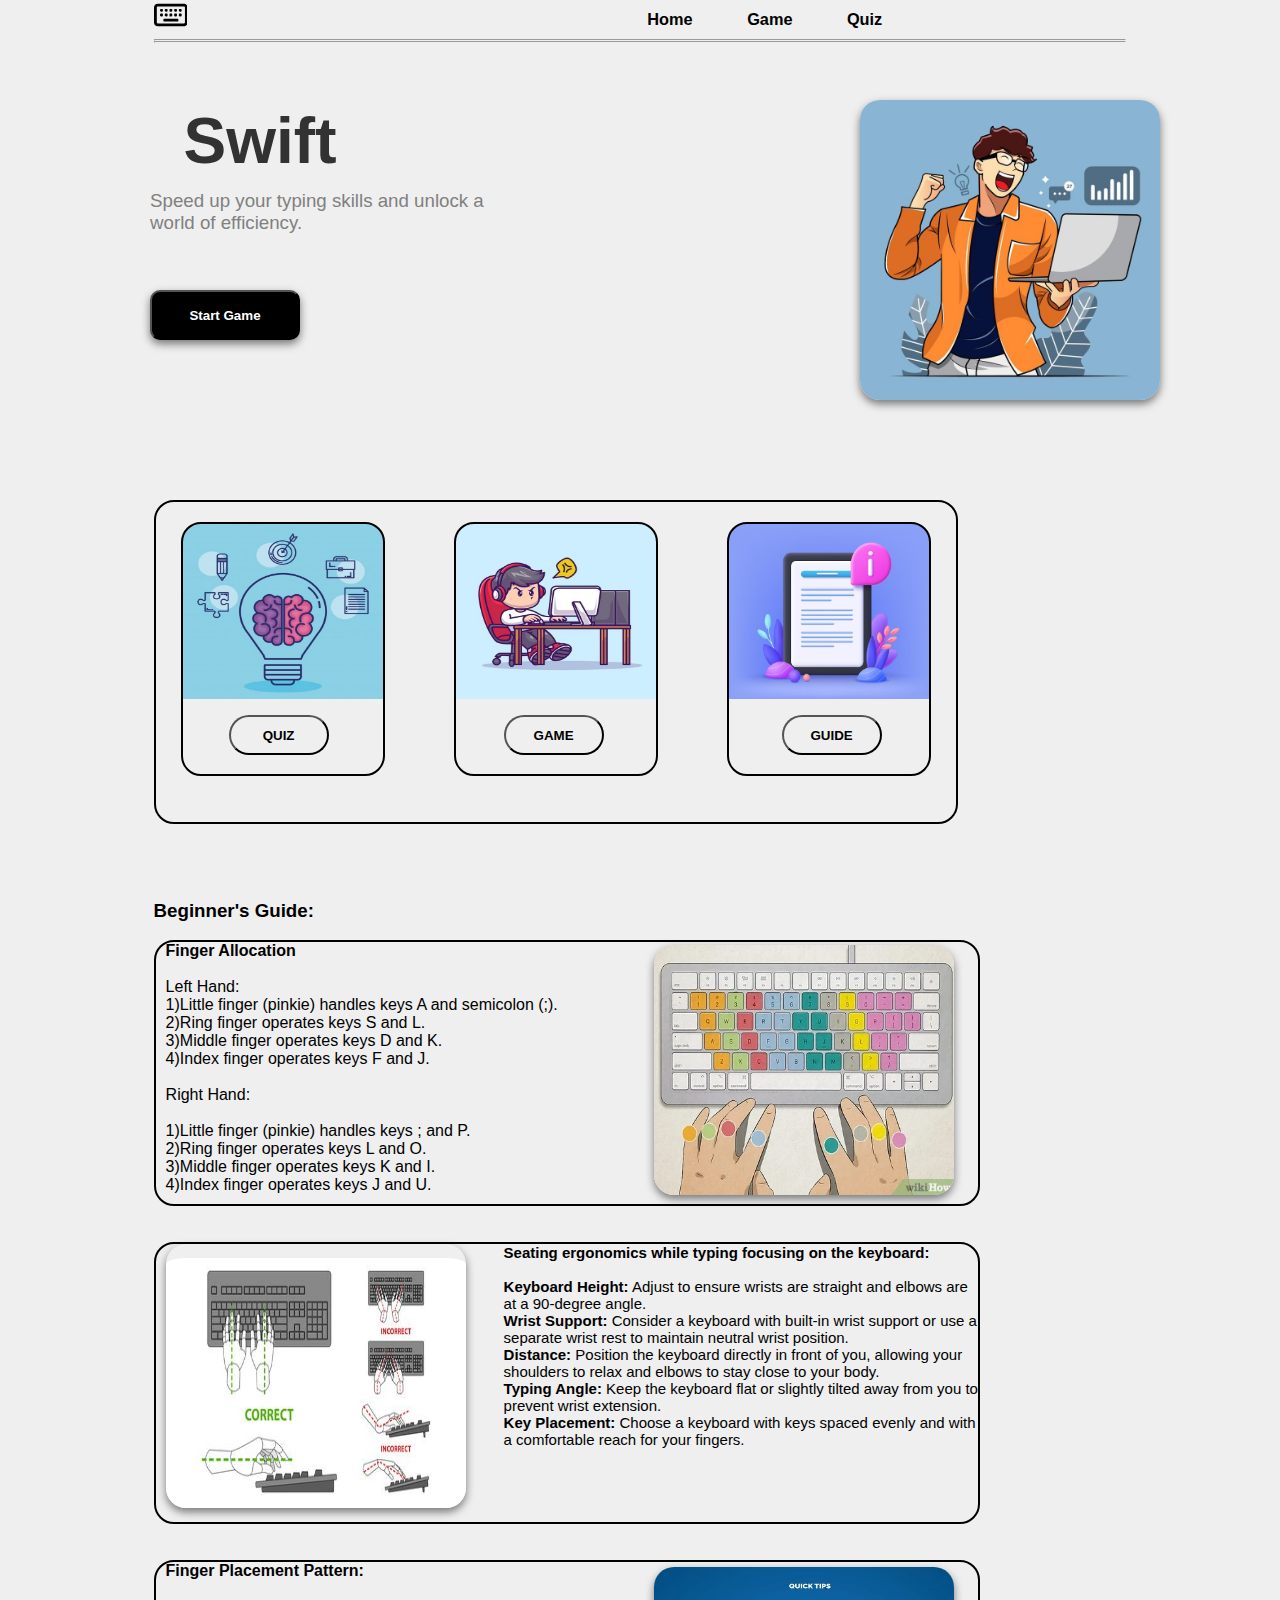
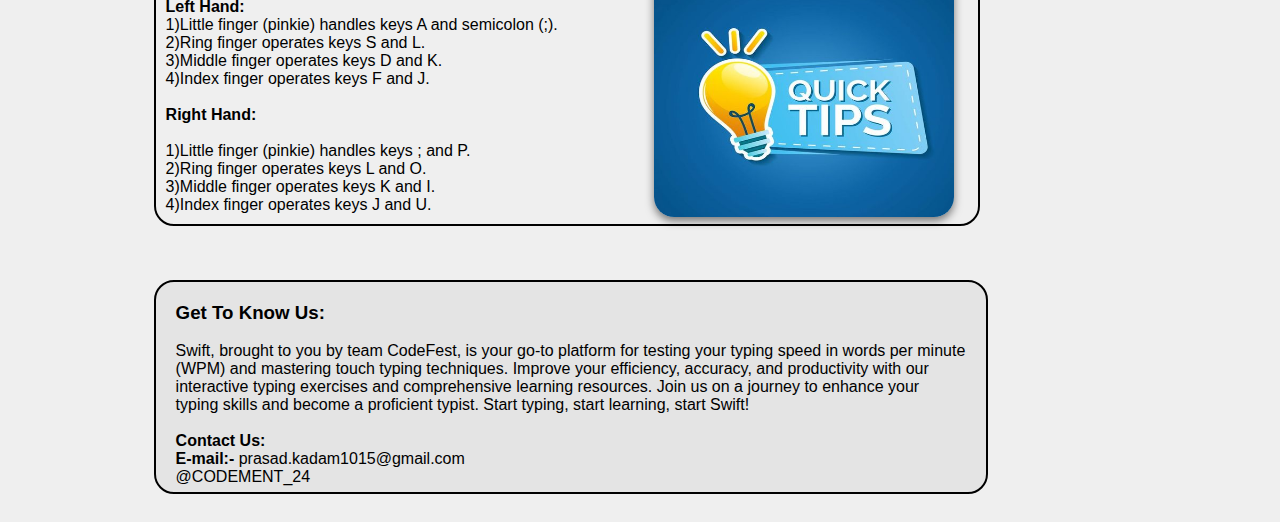
<file: index.html>
<!DOCTYPE html>
<html lang="en">
<head>
    <meta charset="UTF-8">
    <meta name="viewport" content="width=device-width, initial-scale=1.0">
    <title>Swift</title>
    <link rel="stylesheet" href="style.css">
</head>
<body>
    <section class="sec-1">
    <div class="header">
        <svg class="icon" xmlns="http://www.w3.org/2000/svg" viewBox="0 0 576 512"><!--!Font Awesome Free 6.5.2 by @fontawesome - https://fontawesome.com License - https://fontawesome.com/license/free Copyright 2024 Fonticons, Inc.--><path d="M64 112c-8.8 0-16 7.2-16 16V384c0 8.8 7.2 16 16 16H512c8.8 0 16-7.2 16-16V128c0-8.8-7.2-16-16-16H64zM0 128C0 92.7 28.7 64 64 64H512c35.3 0 64 28.7 64 64V384c0 35.3-28.7 64-64 64H64c-35.3 0-64-28.7-64-64V128zM176 320H400c8.8 0 16 7.2 16 16v16c0 8.8-7.2 16-16 16H176c-8.8 0-16-7.2-16-16V336c0-8.8 7.2-16 16-16zm-72-72c0-8.8 7.2-16 16-16h16c8.8 0 16 7.2 16 16v16c0 8.8-7.2 16-16 16H120c-8.8 0-16-7.2-16-16V248zm16-96h16c8.8 0 16 7.2 16 16v16c0 8.8-7.2 16-16 16H120c-8.8 0-16-7.2-16-16V168c0-8.8 7.2-16 16-16zm64 96c0-8.8 7.2-16 16-16h16c8.8 0 16 7.2 16 16v16c0 8.8-7.2 16-16 16H200c-8.8 0-16-7.2-16-16V248zm16-96h16c8.8 0 16 7.2 16 16v16c0 8.8-7.2 16-16 16H200c-8.8 0-16-7.2-16-16V168c0-8.8 7.2-16 16-16zm64 96c0-8.8 7.2-16 16-16h16c8.8 0 16 7.2 16 16v16c0 8.8-7.2 16-16 16H280c-8.8 0-16-7.2-16-16V248zm16-96h16c8.8 0 16 7.2 16 16v16c0 8.8-7.2 16-16 16H280c-8.8 0-16-7.2-16-16V168c0-8.8 7.2-16 16-16zm64 96c0-8.8 7.2-16 16-16h16c8.8 0 16 7.2 16 16v16c0 8.8-7.2 16-16 16H360c-8.8 0-16-7.2-16-16V248zm16-96h16c8.8 0 16 7.2 16 16v16c0 8.8-7.2 16-16 16H360c-8.8 0-16-7.2-16-16V168c0-8.8 7.2-16 16-16zm64 96c0-8.8 7.2-16 16-16h16c8.8 0 16 7.2 16 16v16c0 8.8-7.2 16-16 16H440c-8.8 0-16-7.2-16-16V248zm16-96h16c8.8 0 16 7.2 16 16v16c0 8.8-7.2 16-16 16H440c-8.8 0-16-7.2-16-16V168c0-8.8 7.2-16 16-16z"/></svg>
        <nav class="navbar">
            
            <a class="navlink" href="#home">Home</a>
            <a class="navlink" onclick="window.location.href='gameindex.html';">Game</a>
            <a class="navlink" href="quizindex.html">Quiz</a>
        </nav>
    </div>
    <hr>
    <h1 class="main-head">Swift</h1>
    <img src="images/Young boy work with a strong spirit vector illustration pro download.jpg" class="main-img">
    <h3 class="sec-head">Speed up your typing skills and unlock a <br> world of efficiency.</h3>
    <button class="start-btn" onclick="window.location.href='gameindex.html';">Start Game</button>
    <hr id="1-slice">
    <br>
   </section>
   <section class="sec-2">
    <div class="container">
        <div class="box1"><button id="quiz-btn">QUIZ</button></div>
        <div class="box2"><button class="game-btn" onclick="window.location.href='gameindex.html';" >GAME</button></div>
        <div class="box3"><button class="manual-btn" onclick="window.location.href='#sec-3';">GUIDE</button></div>
    </div>
    <br>
   </section>
   <br>
   <section class="sec-3">
    <section id="sec-3">
    
        <h3><b>Beginner's Guide:</b></h3><br>
        <div class="finger">
       <p> <b>Finger Allocation</b><br><br>
      Left Hand:<br>
      1)Little finger (pinkie) handles keys A and semicolon (;).<br>
      2)Ring finger operates keys S and L.<br>
      3)Middle finger operates keys D and K.<br>
      4)Index finger operates keys F and J.<br><br>
      Right Hand:<br><br>
    1)Little finger (pinkie) handles keys ; and P.<br>
    2)Ring finger operates keys L and O.<br>
    3)Middle finger operates keys K and I.<br>
    4)Index finger operates keys J and U.</p>

    <image src="images/finger allocatiionjpeg.jpeg" class="finger_img" width="300px" height="250px"></image>

    </div>
    <br><br>
    <div class="finger">
        <div class="posture">
        <p>
            <b>Seating ergonomics while typing focusing on the keyboard:</b><br><br>

            <b>Keyboard Height:</b> Adjust to ensure wrists are straight and elbows are at a 90-degree angle.<br>
            <b>Wrist Support:</b> Consider a keyboard with built-in wrist support or use a separate wrist rest to maintain neutral wrist position.<br>
            <b>Distance:</b> Position the keyboard directly in front of you, allowing your shoulders to relax and elbows to stay close to your body.<br>
            <b>Typing Angle:</b> Keep the keyboard flat or slightly tilted away from you to prevent wrist extension.<br>
            <b>Key Placement: </b>Choose a keyboard with keys spaced evenly and with a comfortable reach for your fingers.<br>
    </div>
    <div class="posture_img">
     <image src="images/second img.jpeg" class="img-2" width="300px" height="250px"></image>
    </div>
     </div>
     <br><br>
     <div class="finger">
        <p> <b>Finger Placement Pattern:</b><br><br>
       <b>Left Hand:</b><br>
       1)Little finger (pinkie) handles keys A and semicolon (;).<br>
       2)Ring finger operates keys S and L.<br>
       3)Middle finger operates keys D and K.<br>
       4)Index finger operates keys F and J.<br><br>
       <b>Right Hand:</b><br><br>
       1)Little finger (pinkie) handles keys ; and P.<br>
       2)Ring finger operates keys L and O.<br>
       3)Middle finger operates keys K and I.<br>
       4)Index finger operates keys J and U.</p>
 
     <image src="images/third image.jpeg" class="tips_img" width="300px" height="250px"></image>
 
     </div>
   </section>
   <!-- Modal -->
  <div id="myModal" class="modal">
    <div class="modal-content">
      <span class="close">&times;</span>
      <p>"Test your typing speed and accuracy with our touch typing quiz! Whether you're a beginner or a seasoned typist, this quiz offers an opportunity to hone your skills and learn more about touch typing fundamentals. Our quiz consists of basic questions related to touch typing, covering essential topics such as finger placement, typing technique, and common keyboard shortcuts. Challenge yourself to complete the quiz as quickly and accurately as possible, and see how you stack up against other typists. Whether you're looking to improve your typing speed for work, school, or personal projects, our touch typing quiz is a fun and interactive way to enhance your skills and boost your productivity."</p>
      <button class="pop-quiz-btn" onclick="window.location.href='quizindex.html';">Start Quiz</button>
    </div>
  </div>
   </section>
   <br>
   <section class="footer">
    <div class="foot-info">
        <h3><b>Get To Know Us:</b></h3><br>
        <p>Swift, brought to you by team CodeFest, is your go-to platform for testing your typing speed in words per minute (WPM) and mastering touch typing techniques. Improve your efficiency, accuracy, and productivity with our interactive typing exercises and comprehensive learning resources. Join us on a journey to enhance your typing skills and become a proficient typist. Start typing, start learning, start Swift! </p><br>
        <h4>Contact Us:</h4>
        <p><b>E-mail:-</b> prasad.kadam1015@gmail.com</p>
        <p>@CODEMENT_24</p>
    </div>
    <br><br>
   </section>
   <script src="homescript.js"></script>
</body>
</html>
</file>
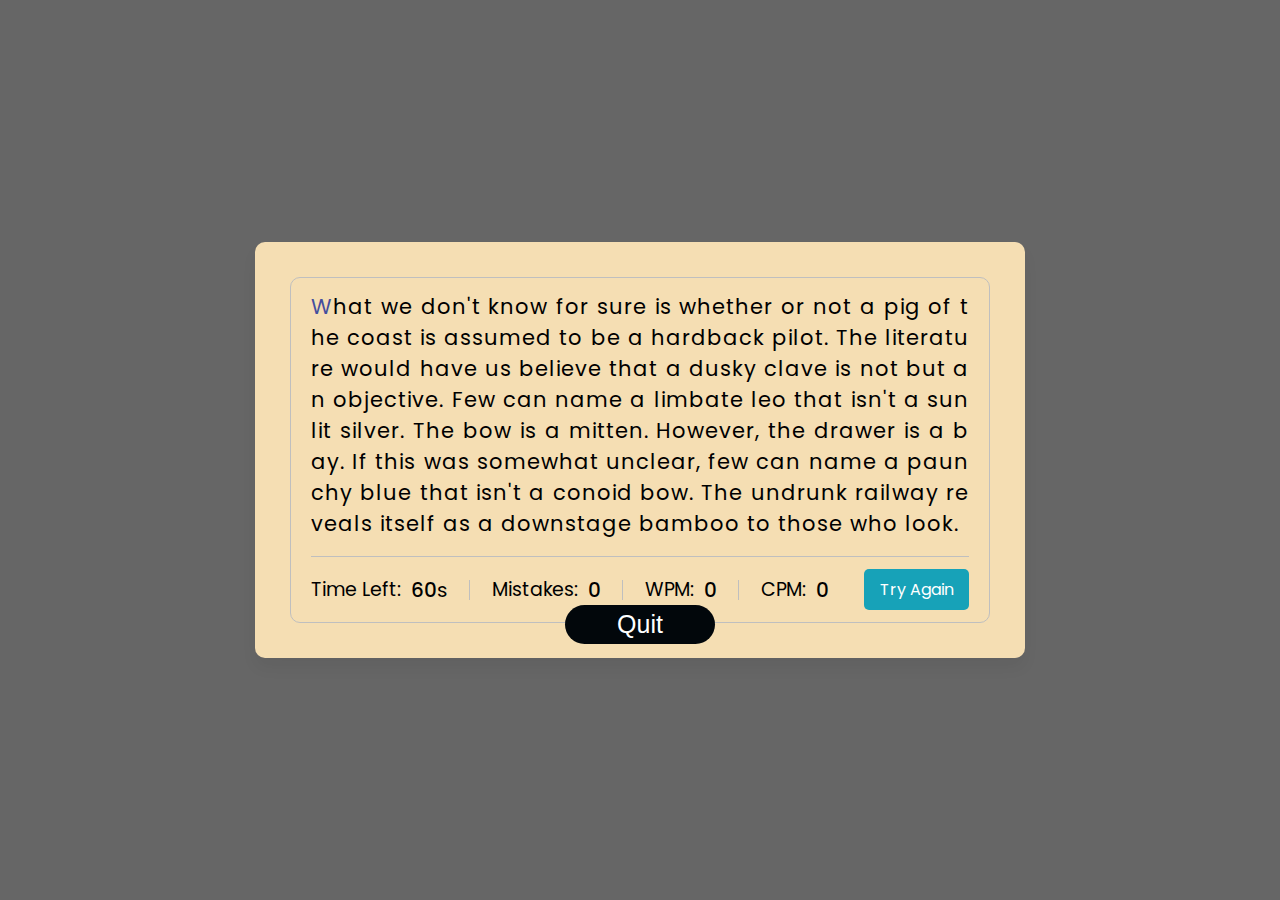
<file: gameindex.html>
<!DOCTYPE html>
<!-- Coding By CodingNepal - youtube.com/codingnepal -->
<html lang="en" dir="ltr">
  <head>
    <meta charset="utf-8">  
    <title>Typing Speed Test Game</title>
    <link rel="stylesheet" href="gamestyle.css">
    <meta name="viewport" content="width=device-width, initial-scale=1.0">
  </head>
  <body>
    <div class="wrapper">
      <input type="text" class="input-field">
      <div class="content-box">
        <div class="typing-text">
          <p></p>
        </div>
        <div class="content">
          <ul class="result-details">
            <li class="time">
              <p>Time Left:</p>
              <span><b>60</b>s</span>
            </li>
            <li class="mistake">
              <p>Mistakes:</p>
              <span>0</span>
            </li>
            <li class="wpm">
              <p>WPM:</p>
              <span>0</span>
            </li>
            <li class="cpm">
              <p>CPM:</p>
              <span>0</span>
            </li>
          </ul>
          <button>Try Again</button>
        </div>
      </div>
    </div>

    <div class="exit">
      <button id="exit_button" onclick="window.location.href='index.html'">Quit</button>
    </div>

    <script src="paragraphs.js"></script>
    <script src="gamescript.js"></script>
  
  </body>
</html>
</file>
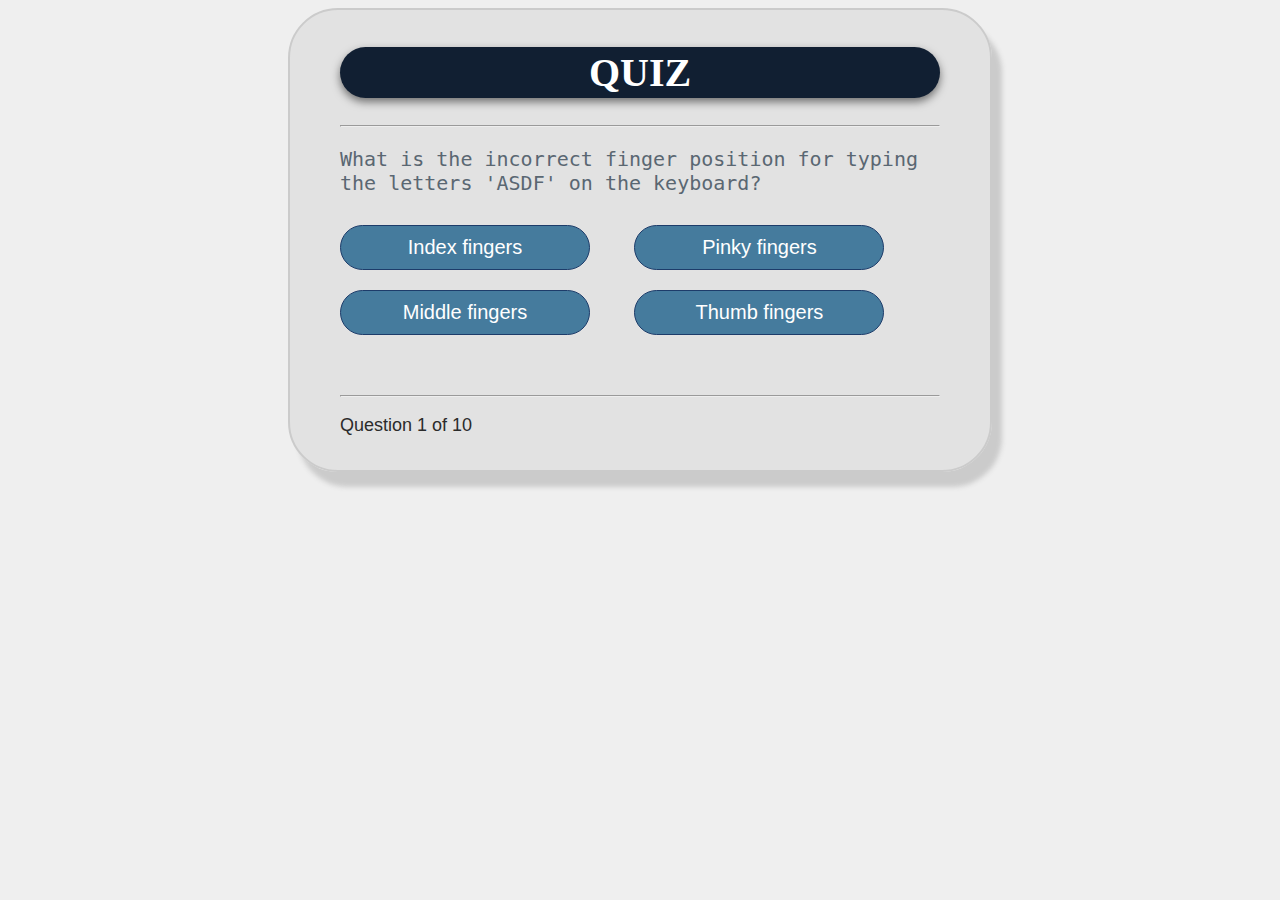
<file: quizindex.html>
<html>
<head lang="en">
<meta charset="UTF-8">
<title> Swift Quiz</title>
<link rel="stylesheet" type="text/css" href="quizcss.css">
</head>
<body>
<div class="grid">
<div id="quiz">
<h1> QUIZ </h1>
<hr style="margin-bottom: 20px">
<p id="question"> </p>

<div class="button">
<button id="bt0"> <span id="choice0"> </span> </button>
<button id="bt1"> <span id="choice1"> </span> </button>
<button id="bt2"> <span id="choice2"> </span> </button>
<button id="bt3"> <span id="choice3"> </span> </button>

</div>

<hr style="margin-top: 50px">

<footer>
<p id="progress"> Question x of y</p>
</footer>
</div>
</div>

<script src="quizscript.js"> </script>
<script src="question.js"> </script>
<script src="app.js"> </script>






</body>



</html>
</file>
<file: style.css>
@import url('https://fonts.googleapis.com/css2?family=Teko:wght@500&family=Ubuntu:ital,wght@0,300;0,400;0,500;0,700;1,300;1,400;1,500;1,700&display=swap');

*{
    padding: 0%;
    margin: 0%;
    font-family: "Martel Sans", sans-serif

}    
body{
    margin-left: 12%;
    margin-right: 12%;
    background-color: rgba(183, 182, 182, 0.222);
}

.header{
    display: flex;
    flex-direction: row;
}
.icon{
    height: 30px;
    margin-right: 430px;
}
.main-head{
    padding-right:30px ;
    color: rgb(50, 50, 50);
    padding-left: 30px;
    padding-top: 4px;
    position: absolute;
    top: 100px;
    font-size: 4rem;
}
.navbar {
    padding-top: 0px;
    margin: 10px;
    padding-right: 0px;
}
.navbar a{
    padding-top: 10px;
    margin: 20px;
    padding-right: 10px;
    text-decoration: none;
    color: black;
    font-weight: 600;
    font-size: 1.02rem;
    
}

.navlink:hover{
    color:rgb(90, 90, 90);
    cursor: pointer;
}
.main-img{
    height: 300px;
    position: absolute;
    right: 120px;
    top: 100px;
    border-radius: 20px;
    box-shadow: 0px 4px 8px rgba(0, 0, 0, 0.5);
}
.main-img:hover{
    transform: scale(1.05 , 1.05);
    transition: transform 0.5s ease-in-out 0.1s; 
}
.sec-head{
    position: absolute;
    top: 190px;
    left: 150px;
    font-weight: 400;
    color: grey;
}
.start-btn{
    position: absolute;
    top: 290px;
    left: 150px;
    background-color: black;
    color: white;
    height: 50px;
    width: 150px;
    border-radius: 10px;
    font-weight: 900;
    box-shadow: 0px 4px 8px rgba(0, 0, 0, 0.5);
}
.start-btn:hover{
    transform: scale(1.03 , 1.03);
    box-shadow: 0px 4px 8px rgba(0, 0, 0, 0.5);
}
.sec-2{
    position: absolute;
    top: 500px;
}
#1-slice{
    width: 100px;
    position: absolute;
    top: 500px;
}
.container{
    height: 300px;
    width: 800px;
    border: 2px solid black;
    border-radius: 20px;
    display: flex;
    justify-content: space-between;
    align-items:flex-start;
    padding-top: 20px;
}
.box1{
    height:250px;
    width: 200px;
    border: 2px solid black;
    margin-left: 25px;
    border-radius: 20px;
    background-image: url(images/quiz.jpg);
    background-repeat: no-repeat;
    background-size: 100% 70%;
}
.box2{
    height:250px;
    width: 200px;
    border: 2px solid black;
    border-radius: 20px;
    background-image: url(images/game.jpg);
    background-repeat: no-repeat;
    background-size: 100% 70%;
}
.box3{
    height:250px;
    width: 200px;
    border: 2px solid black;
    margin-right: 25px;
    border-radius: 20px;
    background-image: url(images/manual.jpg);
    background-repeat: no-repeat;
    background-size: 100% 70%;

}
#quiz-btn{
    position: absolute;
    top: 215px;
    height:40px;
    width: 100px;
    border-radius: 20px ;
    left: 75px;
    font-weight: 700;
}
.game-btn{
    position: absolute;
    top: 215px;
    left: 350px;
    height:40px;
    width: 100px;
    border-radius: 20px ;
    font-weight: 700;
}
.manual-btn{ 
    position: absolute;
    top: 215px;
    height:40px;
    width: 100px;
    border-radius: 20px ;
    right: 76px;
    font-weight: 700;
}
.modal {
    display: none;
    position: fixed;
    z-index: 1;
    left: 0;
    top: 0;
    width: 100%;
    height: 100%;
    background-color: rgba(0,0,0,0.5); /* Black background with opacity */
}

.modal-content {
    background-color: #fefefe;
    margin: 15% auto;
    padding: 20px;
    border: 1px solid #888;
    width: 80%;
    border-radius: 20px;
  }
  
  .close {
    color: #aaa;
    float: right;
    font-size: 28px;
    font-weight: bold;
  }
  
  .close:hover,
  .close:focus {
    color: black;
    text-decoration: none;
    cursor: pointer;
  }
  
  .pop-quiz-btn{
    width: 100px;
    height: 40px;
    position: absolute;
    left: 450px;
    border-radius: 20px;
    background-color: black;
    color: #fefefe;
    font-family: 'Franklin Gothic Medium', 'Arial Narrow', Arial, sans-serif;
  }

  #sec-3{
    position: absolute;
    top: 900px;
  }

.finger_img{
    position: absolute;
    top: 45px;
    left: 500px;
    border-radius: 20px;
    box-shadow: 0px 4px 8px rgba(0, 0, 0, 0.5);
}

.finger{
    border: 2px solid black;
    padding-right: 420px;
    padding-left: 10px;
    padding-bottom: 10px;
    border-radius: 20px;
}

.posture{
    position: absolute;
    font-size: 15px;
    left:350px
    
}
.img-2{
    padding-top: 14px;
    border-radius: 20px;
    box-shadow: 0px 4px 8px rgba(0, 0, 0, 0.5);
}

.tips_img{
    position: absolute;
    top: 667px;
    left: 500px;
    border-radius: 20px;
    box-shadow: 0px 4px 8px rgba(0, 0, 0, 0.5);
}
.footer{
    position: absolute;
    top: 1880px;
    border: 2px solid black;
    height: 170px;
    width: 790px;
    border-radius: 20px;
    background-color: rgba(179, 179, 179, 0.174);
    color: black;
    padding: 20px;
}
</file>
<file: gamestyle.css>
/* Import Google Font - Poppins */
@import url('https://fonts.googleapis.com/css2?family=Poppins:wght@400;500;600;700&display=swap');
*{
  margin: 0;
  padding: 0;
  box-sizing: border-box;
  font-family: 'Poppins', sans-serif;
}
body{
  display: flex;
  padding: 0 10px;
  align-items: center;
  justify-content: center;
  min-height: 100vh;
  background: #666;
}
::selection{
  color: #fff;
  background: black;
}
.wrapper{
  width: 770px;
  padding: 35px;
  background: wheat;
  border-radius: 10px;
  box-shadow: 0 10px 15px rgba(0,0,0,0.05);
}
.wrapper .input-field{
  opacity: 0;
  z-index: -999;
  position: absolute;
}
.wrapper .content-box{
  padding: 13px 20px 0;
  border-radius: 10px;
  border: 1px solid #bfbfbf;
}
.content-box .typing-text{
  overflow: hidden;
  max-height: 256px;
}
.typing-text::-webkit-scrollbar{
  width: 0;
}
.typing-text p{
  font-size: 21px;
  text-align: justify;
  letter-spacing: 1px;
  word-break: break-all;
}
.typing-text p span{
  position: relative;
}
.typing-text p span.correct{
  color: #01b153;
}
.typing-text p span.incorrect{
  color: #cb3439;
  outline: 1px solid #fff;
  background: #ffc0cb;
  border-radius: 4px;
}
.typing-text p span.active{
  color: #454E9E;
}
.typing-text p span.active::before{
  position: absolute;
  content: "";
  height: 2px;
  width: 100%;
  bottom: 0;
  left: 0;
  opacity: 0;
  border-radius: 5px;
  background: #FF007F;
  animation: blink 1s ease-in-out infinite;
}
@keyframes blink{
  50%{ 
    opacity: 1; 
  }
}
.content-box .content{
  margin-top: 17px;
  display: flex;
  padding: 12px 0;
  flex-wrap: wrap;
  align-items: center;
  justify-content: space-between;
  border-top: 1px solid #bfbfbf;
}
.content button{
  outline: none;
  border: none;
  width: 105px;
  color: #fff;
  padding: 8px 0;
  font-size: 16px;
  cursor: pointer;
  border-radius: 5px;
  background: #17A2B8;
  transition: transform 0.3s ease;
}
.content button:active{
  transform: scale(0.97);
}
.content .result-details{
  display: flex;
  flex-wrap: wrap;
  align-items: center;
  width: calc(100% - 140px);
  justify-content: space-between;
}
.result-details li{
  display: flex;
  height: 20px;
  list-style: none;
  position: relative;
  align-items: center;
}
.result-details li:not(:first-child){
  padding-left: 22px;
  border-left: 1px solid #bfbfbf;
}
.result-details li p{
  font-size: 19px;
}
.result-details li span{
  display: block;
  font-size: 20px;
  margin-left: 10px;
}
li span b{
  font-weight: 500;
}
li:not(:first-child) span{
  font-weight: 500;
}
@media (max-width: 745px) {
  .wrapper{
    padding: 20px;
  }
  .content-box .content{
    padding: 20px 0;
  }
  .content-box .typing-text{
    max-height: 100%;
  }
  .typing-text p{
    font-size: 19px;
    text-align: left;
  }
  .content button{
    width: 100%;
    font-size: 15px;
    padding: 10px 0;
    margin-top: 20px;
  }
  .content .result-details{
    width: 100%;
  }
  .result-details li:not(:first-child){
    border-left: 0;
    padding: 0;
  }
  .result-details li p, 
  .result-details li span{
    font-size: 17px;
  }
}
@media (max-width: 518px) {
  .wrapper .content-box{
    padding: 10px 15px 0;
  }
  .typing-text p{
    font-size: 18px;
  }
  .result-details li{
    margin-bottom: 10px;
  }
  .content button{
    margin-top: 10px;
  }
}
.exit{
  position: absolute;
  top: 600px;
  text-decoration: solid;
  color: #bfbfbf;
  padding: 5px 5px 5px 5px;
}

#exit_button{
background-color: rgb(2, 7, 11);
color:#fff;
padding: 5px 5px 5px 5px;
padding-left: 20px;
padding-right: 20px;
  
  
font-family:  sans-serif;
width: 150px;
font-size: 25px;
color:#fff;
border: 0px solid #1D3C6A;
border-radius: 50px;
}

#exit_button:hover{
  transform: scale(1.05, 1.05);
  background-color: #e64e4e;
  cursor: pointer;
}
</file>
<file: quizcss.css>
@import url('https://fonts.googleapis.com/css2?family=Teko:wght@500&family=Ubuntu:ital,wght@0,300;0,400;0,500;0,700;1,300;1,400;1,500;1,700&display=swap');
body {
    background-color: rgba(183, 182, 182, 0.222);
    font-family: "Martel Sans", sans-serif;
    }
    
.grid {
width: 600px;
height: 400px;
margin: 0 auto;
background-color:  rgba(183, 182, 182, 0.222);
padding: 10px 50px 50px 50px;
border-radius: 50px;
border: 2px solid #cbcbcb;
box-shadow: 10px 15px 5px #cbcbcb;
}
    
.grid h1 {
font-family: "sans-serif";
background-color: #111f32;
font-size: 40px;
text-align: center;
color: #ffffff;
padding: 2px 0px;
border-radius: 50px;
box-shadow: 0px 4px 8px rgba(0, 0, 0, 0.5);
}
#score {
color: #5A6772;
text-align: center;
font-size: 20px;
}
    
    
.grid #question {
font-family: "monospace";
font-size: 20px;
color: #5A6772;
}
    
    
.buttons {
margin-top: 20px;
}
    
#bt0, #bt1, #bt2, #bt3 {
background-color:#457B9D;
width: 250px;
font-size: 20px;
color: #fff;
border: 1px solid #1D3C6A;
border-radius: 50px;
margin: 10px 40px 10px 0px;
padding: 10px 10px;
}
    
#bt0:hover, #bt1:hover, #bt2:hover, #bt3:hover {
cursor: pointer;
background-color:#FE4A49; 
box-shadow: 0px 4px 8px rgba(0, 0, 0, 0.5);
}   
    
#bt0:focus, #bt1:focus, #bt2:focus, #bt3:focus {
outline: 0;
}
    
#progress {
color: #2b2b2b;
font-size: 18px;
}
</file>
